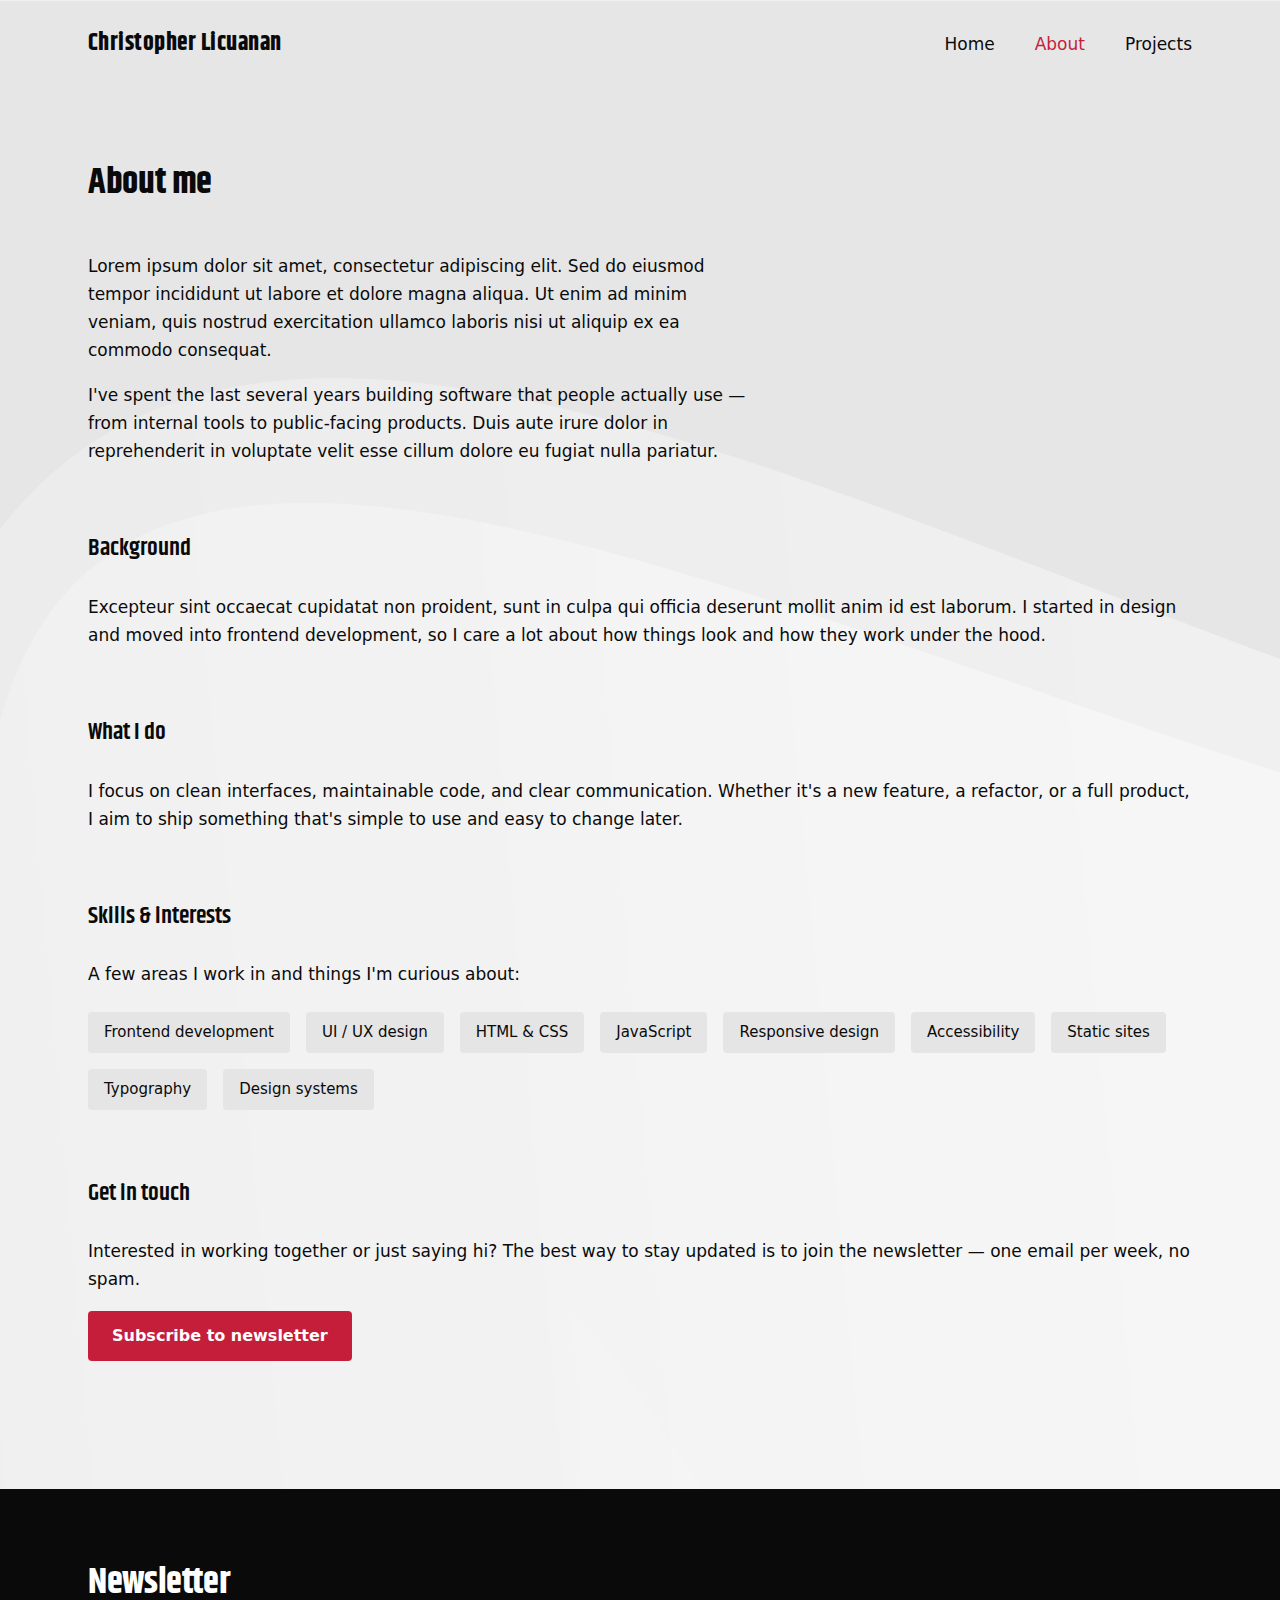
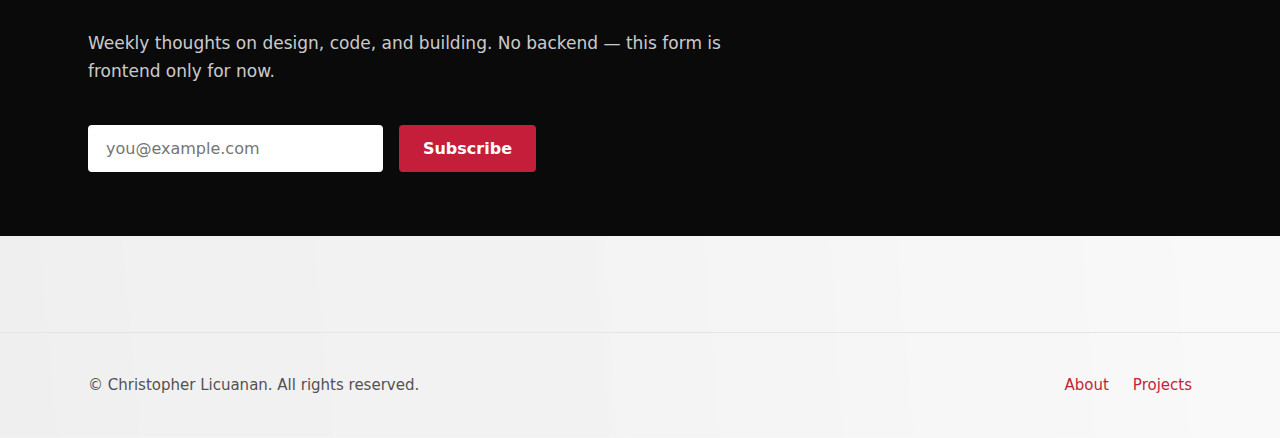
<file: about.html>
<!DOCTYPE html>
<html lang="en">
<head>
  <meta charset="UTF-8">
  <meta name="viewport" content="width=device-width, initial-scale=1.0">
  <title>About — Christopher Licuanan</title>
  <link rel="stylesheet" href="css/styles.css">
</head>
<body>
  <header class="site-header">
    <div class="site-wrap">
      <div class="site-logo">
        <a href="index.html">Christopher Licuanan</a>
      </div>
      <nav class="site-nav" aria-label="Main">
        <ul>
          <li><a href="index.html">Home</a></li>
          <li><a href="about.html" aria-current="page">About</a></li>
          <li><a href="projects.html">Projects</a></li>
        </ul>
      </nav>
    </div>
  </header>

  <main>
    <section class="section">
      <div class="site-wrap">
        <h1 class="section-title">About me</h1>
        <div class="about-intro">
          <p>
            Lorem ipsum dolor sit amet, consectetur adipiscing elit. Sed do eiusmod tempor incididunt ut labore et dolore magna aliqua. Ut enim ad minim veniam, quis nostrud exercitation ullamco laboris nisi ut aliquip ex ea commodo consequat.
          </p>
          <p>
            I've spent the last several years building software that people actually use — from internal tools to public-facing products. Duis aute irure dolor in reprehenderit in voluptate velit esse cillum dolore eu fugiat nulla pariatur.
          </p>
        </div>

        <div class="about-section">
          <h2>Background</h2>
          <p>
            Excepteur sint occaecat cupidatat non proident, sunt in culpa qui officia deserunt mollit anim id est laborum. I started in design and moved into frontend development, so I care a lot about how things look and how they work under the hood.
          </p>
        </div>

        <div class="about-section">
          <h2>What I do</h2>
          <p>
            I focus on clean interfaces, maintainable code, and clear communication. Whether it's a new feature, a refactor, or a full product, I aim to ship something that's simple to use and easy to change later.
          </p>
        </div>

        <div class="about-section">
          <h2>Skills & interests</h2>
          <p style="margin-bottom: var(--space-md);">
            A few areas I work in and things I'm curious about:
          </p>
          <ul class="skills-list">
            <li>Frontend development</li>
            <li>UI / UX design</li>
            <li>HTML & CSS</li>
            <li>JavaScript</li>
            <li>Responsive design</li>
            <li>Accessibility</li>
            <li>Static sites</li>
            <li>Typography</li>
            <li>Design systems</li>
          </ul>
        </div>

        <div class="about-section">
          <h2>Get in touch</h2>
          <p>
            Interested in working together or just saying hi? The best way to stay updated is to join the newsletter — one email per week, no spam.
          </p>
          <p>
            <a href="index.html#newsletter" class="btn btn-primary">Subscribe to newsletter</a>
          </p>
        </div>
      </div>
    </section>

    <section class="section newsletter">
      <div class="site-wrap">
        <h2 class="section-title">Newsletter</h2>
        <p class="section-intro">
          Weekly thoughts on design, code, and building. No backend — this form is frontend only for now.
        </p>
        <form class="newsletter-form" action="#" method="get" aria-label="Newsletter signup">
          <label for="email-about" class="visually-hidden">Email address</label>
          <input type="email" id="email-about" name="email" placeholder="you@example.com" required>
          <button type="submit" class="btn btn-primary">Subscribe</button>
        </form>
      </div>
    </section>
  </main>

  <footer class="site-footer">
    <div class="site-wrap">
      <p>© Christopher Licuanan. All rights reserved.</p>
      <div class="footer-links">
        <a href="about.html">About</a>
        <a href="projects.html">Projects</a>
      </div>
    </div>
  </footer>

  <script src="js/main.js"></script>
</body>
</html>
</file>
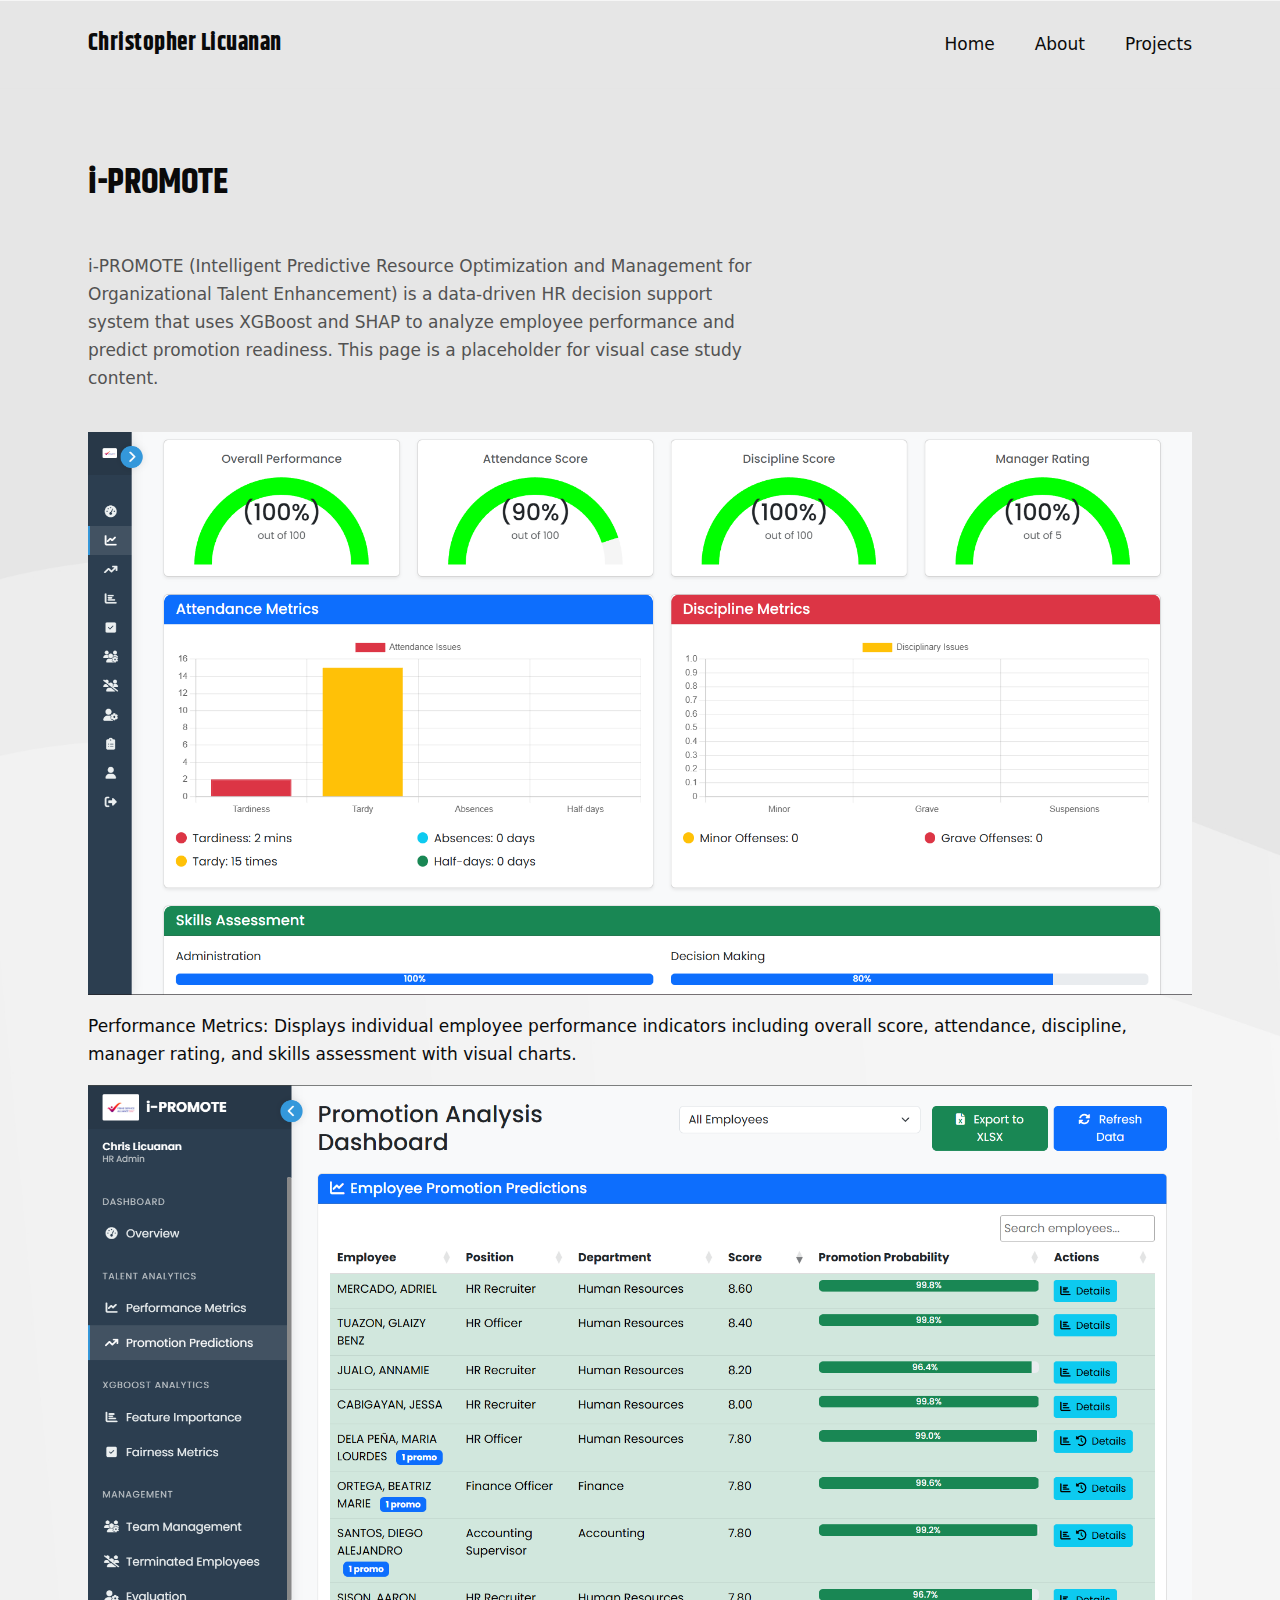
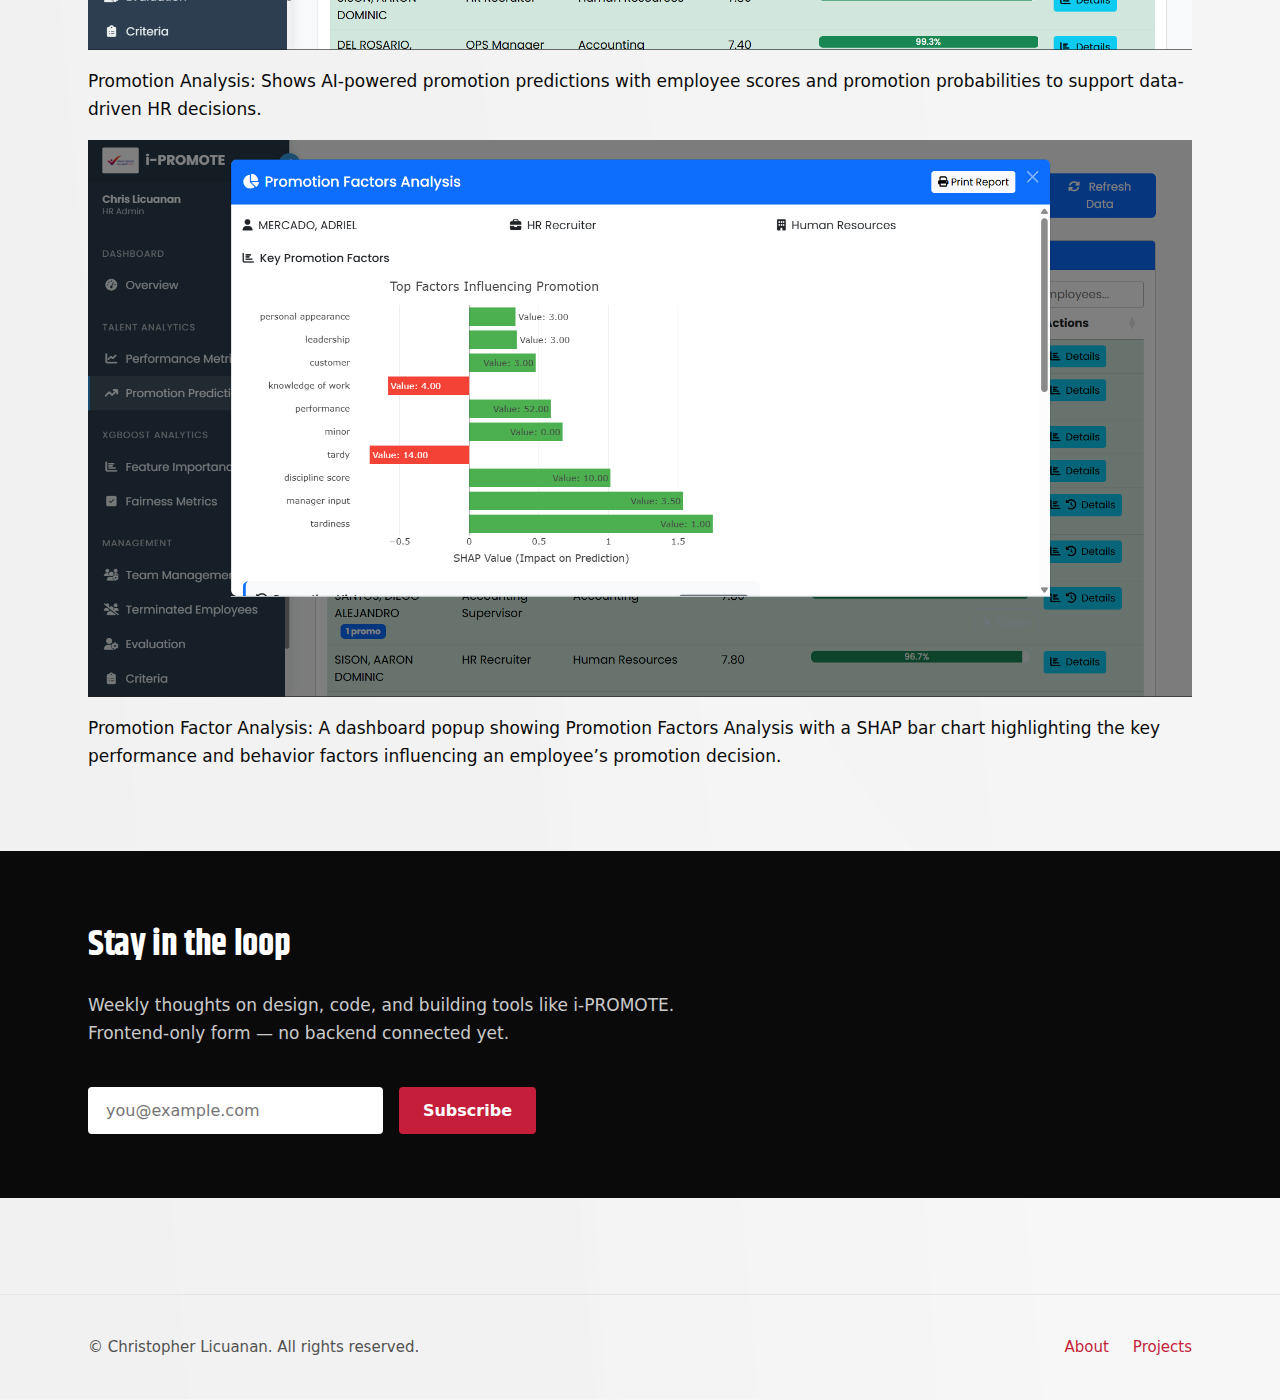
<file: project-ipromote.html>
<!DOCTYPE html>
<html lang="en">
<head>
  <meta charset="UTF-8">
  <meta name="viewport" content="width=device-width, initial-scale=1.0">
  <title>i-PROMOTE — Project Detail | Christopher Licuanan</title>
  <link rel="stylesheet" href="css/styles.css">
</head>
<body>
  <header class="site-header">
    <div class="site-wrap">
      <div class="site-logo">
        <a href="index.html">Christopher Licuanan</a>
      </div>
      <nav class="site-nav" aria-label="Main">
        <ul>
          <li><a href="index.html">Home</a></li>
          <li><a href="about.html">About</a></li>
          <li><a href="projects.html">Projects</a></li>
        </ul>
      </nav>
    </div>
  </header>

  <main>
    <section class="section">
      <div class="site-wrap">
        <div class="project-detail-hero">
          <h1 class="section-title">i-PROMOTE</h1>
          <p class="section-intro">
            i-PROMOTE (Intelligent Predictive Resource Optimization and Management for Organizational Talent Enhancement) is a data-driven HR decision support system that uses XGBoost and SHAP to analyze employee performance and predict promotion readiness. This page is a placeholder for visual case study content.
          </p>
        </div>

        <div class="screenshots-grid">
          <article class="screenshot-card">
            <div class="screenshot-placeholder">
              <img src="image/ipromote-1.png" alt="i-PROMOTE dashboard showing overall performance, attendance, discipline, and manager rating metrics">
            </div>
            <p>
              Performance Metrics: Displays individual employee performance indicators including overall score, attendance, discipline, manager rating, and skills assessment with visual charts.
            </p>
          </article>

          <article class="screenshot-card">
            <div class="screenshot-placeholder">
              <img src="image/ipromote-2.png" alt="i-PROMOTE promotion analysis table listing employees with promotion scores and probabilities">
            </div>
            <p>
              Promotion Analysis: Shows AI-powered promotion predictions with employee scores and promotion probabilities to support data-driven HR decisions.
            </p>
          </article>

          <article class="screenshot-card">
            <div class="screenshot-placeholder">
              <img src="image/ipromote-3.png" alt="i-PROMOTE promotion factors analysis modal with SHAP value bar chart explaining key promotion factors">
            </div>
            <p>
              Promotion Factor Analysis: A dashboard popup showing Promotion Factors Analysis with a SHAP bar chart highlighting the key performance and behavior factors influencing an employee’s promotion decision.
            </p>
          </article>
        </div>
      </div>
    </section>

    <section class="section newsletter">
      <div class="site-wrap">
        <h2 class="section-title">Stay in the loop</h2>
        <p class="section-intro">
          Weekly thoughts on design, code, and building tools like i-PROMOTE. Frontend-only form — no backend connected yet.
        </p>
        <form class="newsletter-form" action="#" method="get" aria-label="Newsletter signup">
          <label for="email-ipromote" class="visually-hidden">Email address</label>
          <input type="email" id="email-ipromote" name="email" placeholder="you@example.com" required>
          <button type="submit" class="btn btn-primary">Subscribe</button>
        </form>
      </div>
    </section>
  </main>

  <footer class="site-footer">
    <div class="site-wrap">
      <p>© Christopher Licuanan. All rights reserved.</p>
      <div class="footer-links">
        <a href="about.html">About</a>
        <a href="projects.html">Projects</a>
      </div>
    </div>
  </footer>

  <script src="js/main.js"></script>
</body>
</html>
</file>
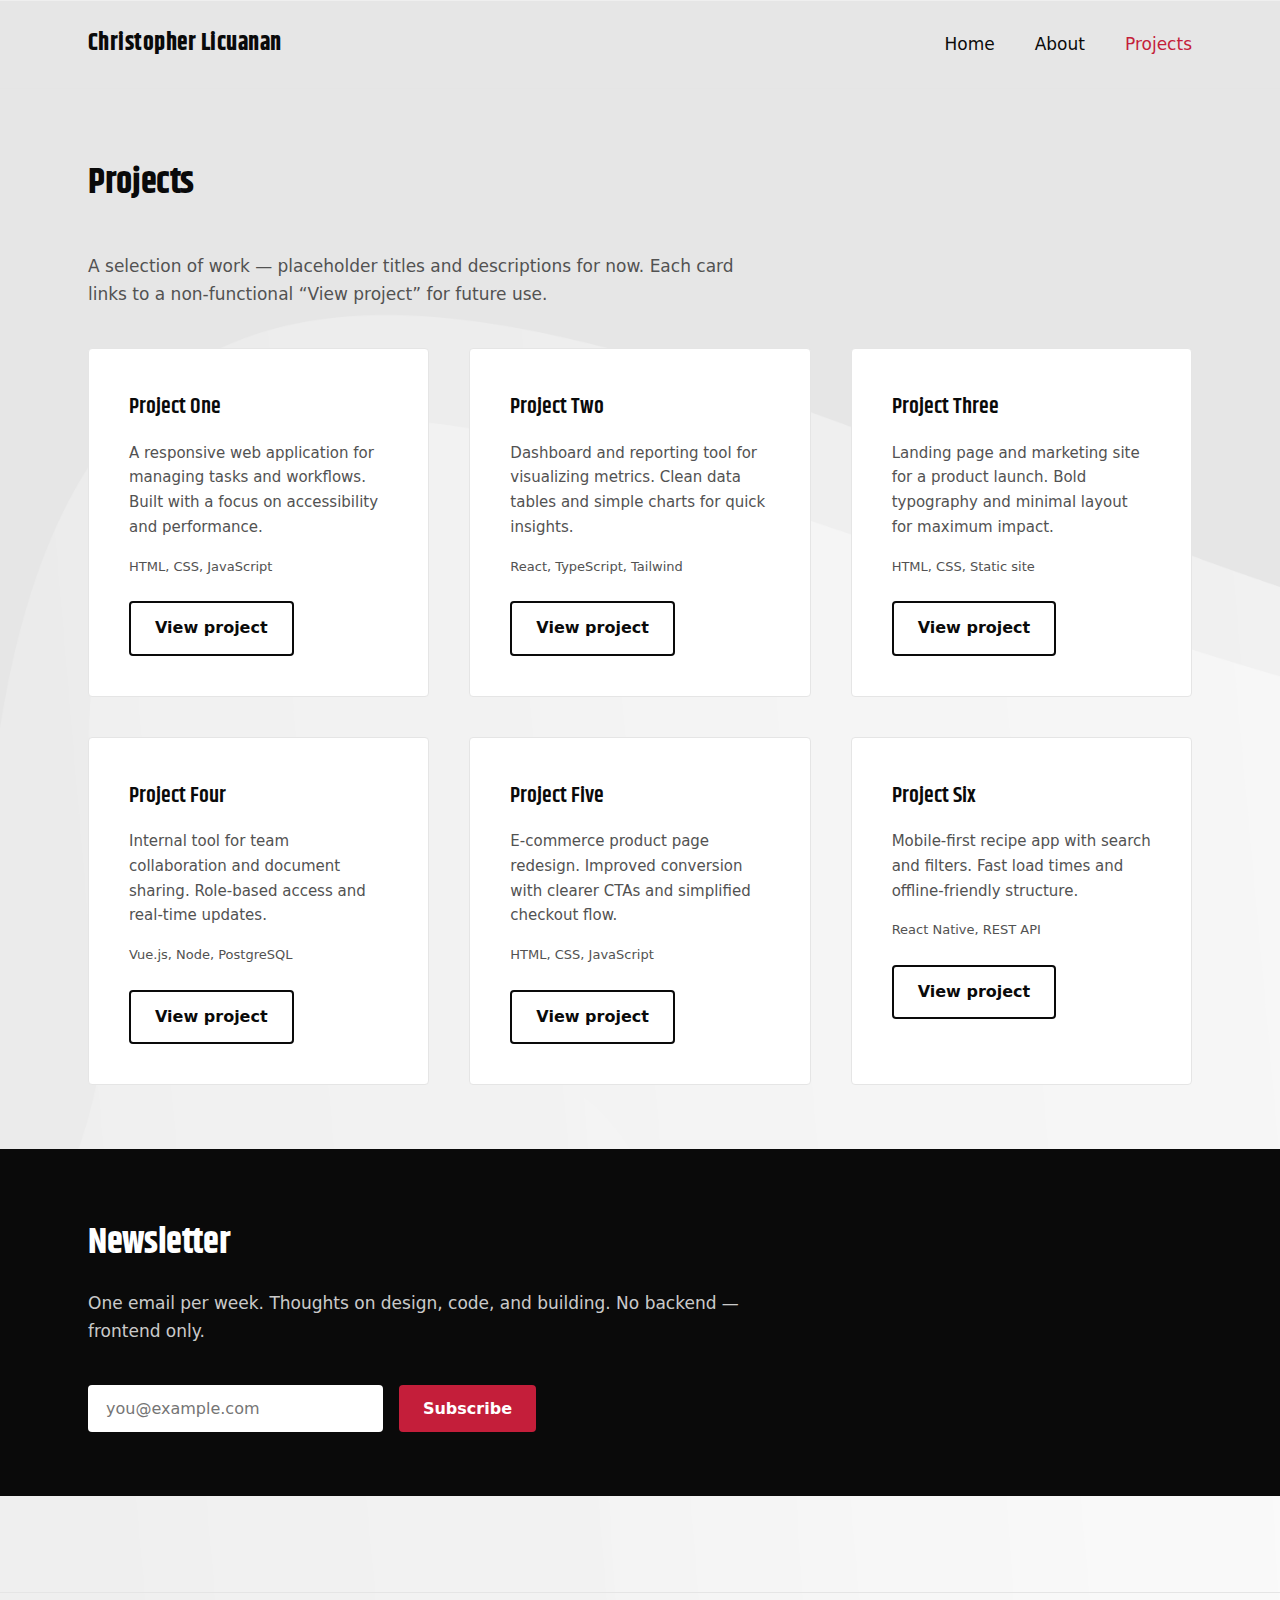
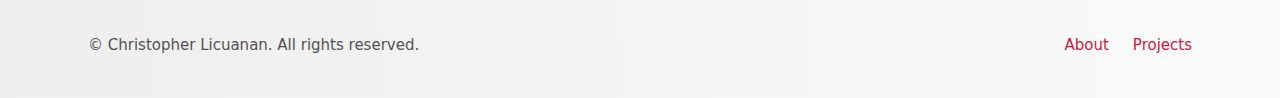
<file: projects.html>
<!DOCTYPE html>
<html lang="en">
<head>
  <meta charset="UTF-8">
  <meta name="viewport" content="width=device-width, initial-scale=1.0">
  <title>Projects — Christopher Licuanan</title>
  <link rel="stylesheet" href="css/styles.css">
</head>
<body>
  <header class="site-header">
    <div class="site-wrap">
      <div class="site-logo">
        <a href="index.html">Christopher Licuanan</a>
      </div>
      <nav class="site-nav" aria-label="Main">
        <ul>
          <li><a href="index.html">Home</a></li>
          <li><a href="about.html">About</a></li>
          <li><a href="projects.html" aria-current="page">Projects</a></li>
        </ul>
      </nav>
    </div>
  </header>

  <main>
    <section class="section">
      <div class="site-wrap">
        <h1 class="section-title">Projects</h1>
        <p class="section-intro mb-0">
          A selection of work — placeholder titles and descriptions for now. Each card links to a non-functional “View project” for future use.
        </p>
        <div class="projects-grid" style="margin-top: var(--space-lg);">
          <article class="project-card" id="project-one">
            <h3>Project One</h3>
            <p class="description">A responsive web application for managing tasks and workflows. Built with a focus on accessibility and performance.</p>
            <p class="tech">HTML, CSS, JavaScript</p>
            <a href="#" class="btn btn-outline">View project</a>
          </article>
          <article class="project-card" id="project-two">
            <h3>Project Two</h3>
            <p class="description">Dashboard and reporting tool for visualizing metrics. Clean data tables and simple charts for quick insights.</p>
            <p class="tech">React, TypeScript, Tailwind</p>
            <a href="#" class="btn btn-outline">View project</a>
          </article>
          <article class="project-card" id="project-three">
            <h3>Project Three</h3>
            <p class="description">Landing page and marketing site for a product launch. Bold typography and minimal layout for maximum impact.</p>
            <p class="tech">HTML, CSS, Static site</p>
            <a href="#" class="btn btn-outline">View project</a>
          </article>
          <article class="project-card">
            <h3>Project Four</h3>
            <p class="description">Internal tool for team collaboration and document sharing. Role-based access and real-time updates.</p>
            <p class="tech">Vue.js, Node, PostgreSQL</p>
            <a href="#" class="btn btn-outline">View project</a>
          </article>
          <article class="project-card">
            <h3>Project Five</h3>
            <p class="description">E-commerce product page redesign. Improved conversion with clearer CTAs and simplified checkout flow.</p>
            <p class="tech">HTML, CSS, JavaScript</p>
            <a href="#" class="btn btn-outline">View project</a>
          </article>
          <article class="project-card">
            <h3>Project Six</h3>
            <p class="description">Mobile-first recipe app with search and filters. Fast load times and offline-friendly structure.</p>
            <p class="tech">React Native, REST API</p>
            <a href="#" class="btn btn-outline">View project</a>
          </article>
        </div>
      </div>
    </section>

    <section class="section newsletter">
      <div class="site-wrap">
        <h2 class="section-title">Newsletter</h2>
        <p class="section-intro">
          One email per week. Thoughts on design, code, and building. No backend — frontend only.
        </p>
        <form class="newsletter-form" action="#" method="get" aria-label="Newsletter signup">
          <label for="email-projects" class="visually-hidden">Email address</label>
          <input type="email" id="email-projects" name="email" placeholder="you@example.com" required>
          <button type="submit" class="btn btn-primary">Subscribe</button>
        </form>
      </div>
    </section>
  </main>

  <footer class="site-footer">
    <div class="site-wrap">
      <p>© Christopher Licuanan. All rights reserved.</p>
      <div class="footer-links">
        <a href="about.html">About</a>
        <a href="projects.html">Projects</a>
      </div>
    </div>
  </footer>

  <script src="js/main.js"></script>
</body>
</html>
</file>
<file: css/styles.css>
/* Christopher Licuanan — Portfolio
   Typography: Khand (headings), Switzer via Fontshare (body)
   Accent: violent red. Clean, minimal, bold. */

@import url('https://fonts.googleapis.com/css2?family=Khand:wght@400;500;600;700&display=swap');
@import url('https://api.fontshare.com/v2/css?f[]=switzer@400,500,600,700&display=swap');

:root {
  --bg: #ffffff;
  --text: #0a0a0a;
  --accent: #c41e3a; /* violent red */
  --accent-hover: #a01830;
  --muted: #525252;
  --border: #e5e5e5;
  --space-xs: 0.5rem;
  --space-sm: 1rem;
  --space-md: 1.5rem;
  --space-lg: 2.5rem;
  --space-xl: 4rem;
  --space-2xl: 6rem;
  --font-heading: 'Khand', sans-serif;
  --font-body: 'Switzer', system-ui, sans-serif;
  --max-width: 72rem;
  --radius: 4px;
}

*,
*::before,
*::after {
  box-sizing: border-box;
}

html {
  scroll-behavior: smooth;
}

body {
  margin: 0;
  font-family: var(--font-body);
  font-size: 1.0625rem;
  line-height: 1.65;
  color: var(--text);
  background-color: var(--bg);
  background-image: url("../image/BG.jpg");
  background-repeat: no-repeat;
  background-position: center top;
  background-size: cover;
}

img {
  max-width: 100%;
  height: auto;
  display: block;
}

a {
  color: var(--accent);
  text-decoration: none;
}

a:hover {
  text-decoration: underline;
}

/* Layout */
.site-wrap {
  max-width: var(--max-width);
  margin: 0 auto;
  padding: 0 var(--space-md);
}

/* Header */
.site-header {
  padding: var(--space-md) 0;
  border-bottom: 1px solid var(--border);
}

.site-header .site-wrap {
  display: flex;
  justify-content: space-between;
  align-items: center;
  flex-wrap: wrap;
  gap: var(--space-sm);
}

.site-logo {
  font-family: var(--font-heading);
  font-weight: 700;
  font-size: 1.5rem;
  letter-spacing: 0.02em;
}

.site-logo a {
  color: var(--text);
}

.site-logo a:hover {
  color: var(--accent);
  text-decoration: none;
}

.site-nav ul {
  list-style: none;
  margin: 0;
  padding: 0;
  display: flex;
  gap: var(--space-lg);
}

.site-nav a {
  font-weight: 500;
  color: var(--text);
}

.site-nav a:hover,
.site-nav a[aria-current="page"] {
  color: var(--accent);
}

/* Buttons */
.btn {
  display: inline-block;
  font-family: var(--font-body);
  font-weight: 600;
  font-size: 1rem;
  padding: 0.75rem 1.5rem;
  border: none;
  border-radius: var(--radius);
  cursor: pointer;
  transition: background 0.2s, color 0.2s;
}

.btn-primary {
  background: var(--accent);
  color: white;
}

.btn-primary:hover {
  background: var(--accent-hover);
  text-decoration: none;
}

.btn-outline {
  background: transparent;
  color: var(--text);
  border: 2px solid var(--text);
}

.btn-outline:hover {
  background: var(--text);
  color: var(--bg);
  text-decoration: none;
}

/* Hero */
.hero {
  padding: var(--space-2xl) 0;
  text-align: center;
}

.hero h1 {
  font-family: var(--font-heading);
  font-weight: 700;
  font-size: clamp(2.5rem, 6vw, 4rem);
  line-height: 1.1;
  margin: 0 0 var(--space-md);
  letter-spacing: -0.02em;
}

.hero .tagline {
  font-size: 1.25rem;
  color: var(--muted);
  max-width: 32rem;
  margin: 0 auto var(--space-xl);
}

/* Sections */
.section {
  padding: var(--space-xl) 0;
}

.section-title {
  font-family: var(--font-heading);
  font-weight: 700;
  font-size: clamp(1.75rem, 3vw, 2.25rem);
  margin: 0 0 var(--space-lg);
  letter-spacing: -0.01em;
}

.section-intro {
  max-width: 42rem;
  margin-bottom: var(--space-lg);
  color: var(--muted);
}

/* Project cards */
.projects-grid {
  display: grid;
  grid-template-columns: repeat(auto-fill, minmax(280px, 1fr));
  gap: var(--space-lg);
}

.project-card {
  border: 1px solid var(--border);
  border-radius: var(--radius);
  padding: var(--space-lg);
  background: var(--bg);
  transition: border-color 0.2s, box-shadow 0.2s;
}

.project-card:hover {
  border-color: var(--accent);
  box-shadow: 0 4px 20px rgba(196, 30, 58, 0.08);
}

.project-card h3 {
  font-family: var(--font-heading);
  font-weight: 600;
  font-size: 1.35rem;
  margin: 0 0 var(--space-sm);
}

.project-card .description {
  color: var(--muted);
  margin-bottom: var(--space-sm);
  font-size: 0.9375rem;
}

.project-card .tech {
  font-size: 0.8125rem;
  color: var(--muted);
  margin-bottom: var(--space-md);
}

.project-card .btn {
  margin-top: auto;
}

/* Newsletter */
.newsletter {
  background: var(--text);
  color: var(--bg);
  padding: var(--space-xl) 0;
}

.newsletter .section-title {
  color: var(--bg);
  margin-bottom: var(--space-sm);
}

.newsletter .section-intro {
  color: rgba(255, 255, 255, 0.8);
  margin-bottom: var(--space-lg);
}

.newsletter-form {
  display: flex;
  flex-wrap: wrap;
  gap: var(--space-sm);
  max-width: 28rem;
}

.newsletter-form input[type="email"] {
  flex: 1;
  min-width: 200px;
  padding: 0.75rem 1rem;
  font-family: var(--font-body);
  font-size: 1rem;
  border: 2px solid transparent;
  border-radius: var(--radius);
  background: var(--bg);
  color: var(--text);
}

.newsletter-form input[type="email"]:focus {
  outline: none;
  border-color: var(--accent);
}

.newsletter-form .btn-primary {
  background: var(--accent);
}

.newsletter-form .btn-primary:hover {
  background: var(--accent-hover);
}

/* About page */
.about-intro {
  max-width: 42rem;
  margin-bottom: var(--space-xl);
}

.about-section {
  margin-bottom: var(--space-xl);
}

.about-section h2 {
  font-family: var(--font-heading);
  font-weight: 600;
  font-size: 1.5rem;
  margin: 0 0 var(--space-md);
}

.skills-list {
  list-style: none;
  padding: 0;
  margin: 0;
  display: flex;
  flex-wrap: wrap;
  gap: var(--space-sm);
}

.skills-list li {
  padding: 0.5rem 1rem;
  background: var(--border);
  border-radius: var(--radius);
  font-size: 0.9375rem;
  font-weight: 500;
}

/* Footer */
.site-footer {
  padding: var(--space-lg) 0;
  border-top: 1px solid var(--border);
  margin-top: var(--space-2xl);
}

.site-footer .site-wrap {
  display: flex;
  justify-content: space-between;
  align-items: center;
  flex-wrap: wrap;
  gap: var(--space-sm);
}

.site-footer p {
  margin: 0;
  font-size: 0.9375rem;
  color: var(--muted);
}

.footer-links {
  display: flex;
  gap: var(--space-md);
}

.footer-links a {
  font-size: 0.9375rem;
}

/* Utility */
.text-center { text-align: center; }
.mb-0 { margin-bottom: 0; }

.visually-hidden {
  position: absolute;
  width: 1px;
  height: 1px;
  padding: 0;
  margin: -1px;
  overflow: hidden;
  clip: rect(0, 0, 0, 0);
  white-space: nowrap;
  border: 0;
}

/* Responsive */
@media (max-width: 640px) {
  .site-nav ul {
    gap: var(--space-md);
  }

  .hero {
    padding: var(--space-xl) 0;
  }

  .newsletter-form {
    flex-direction: column;
  }

  .newsletter-form input[type="email"] {
    min-width: 100%;
  }
}
</file>
